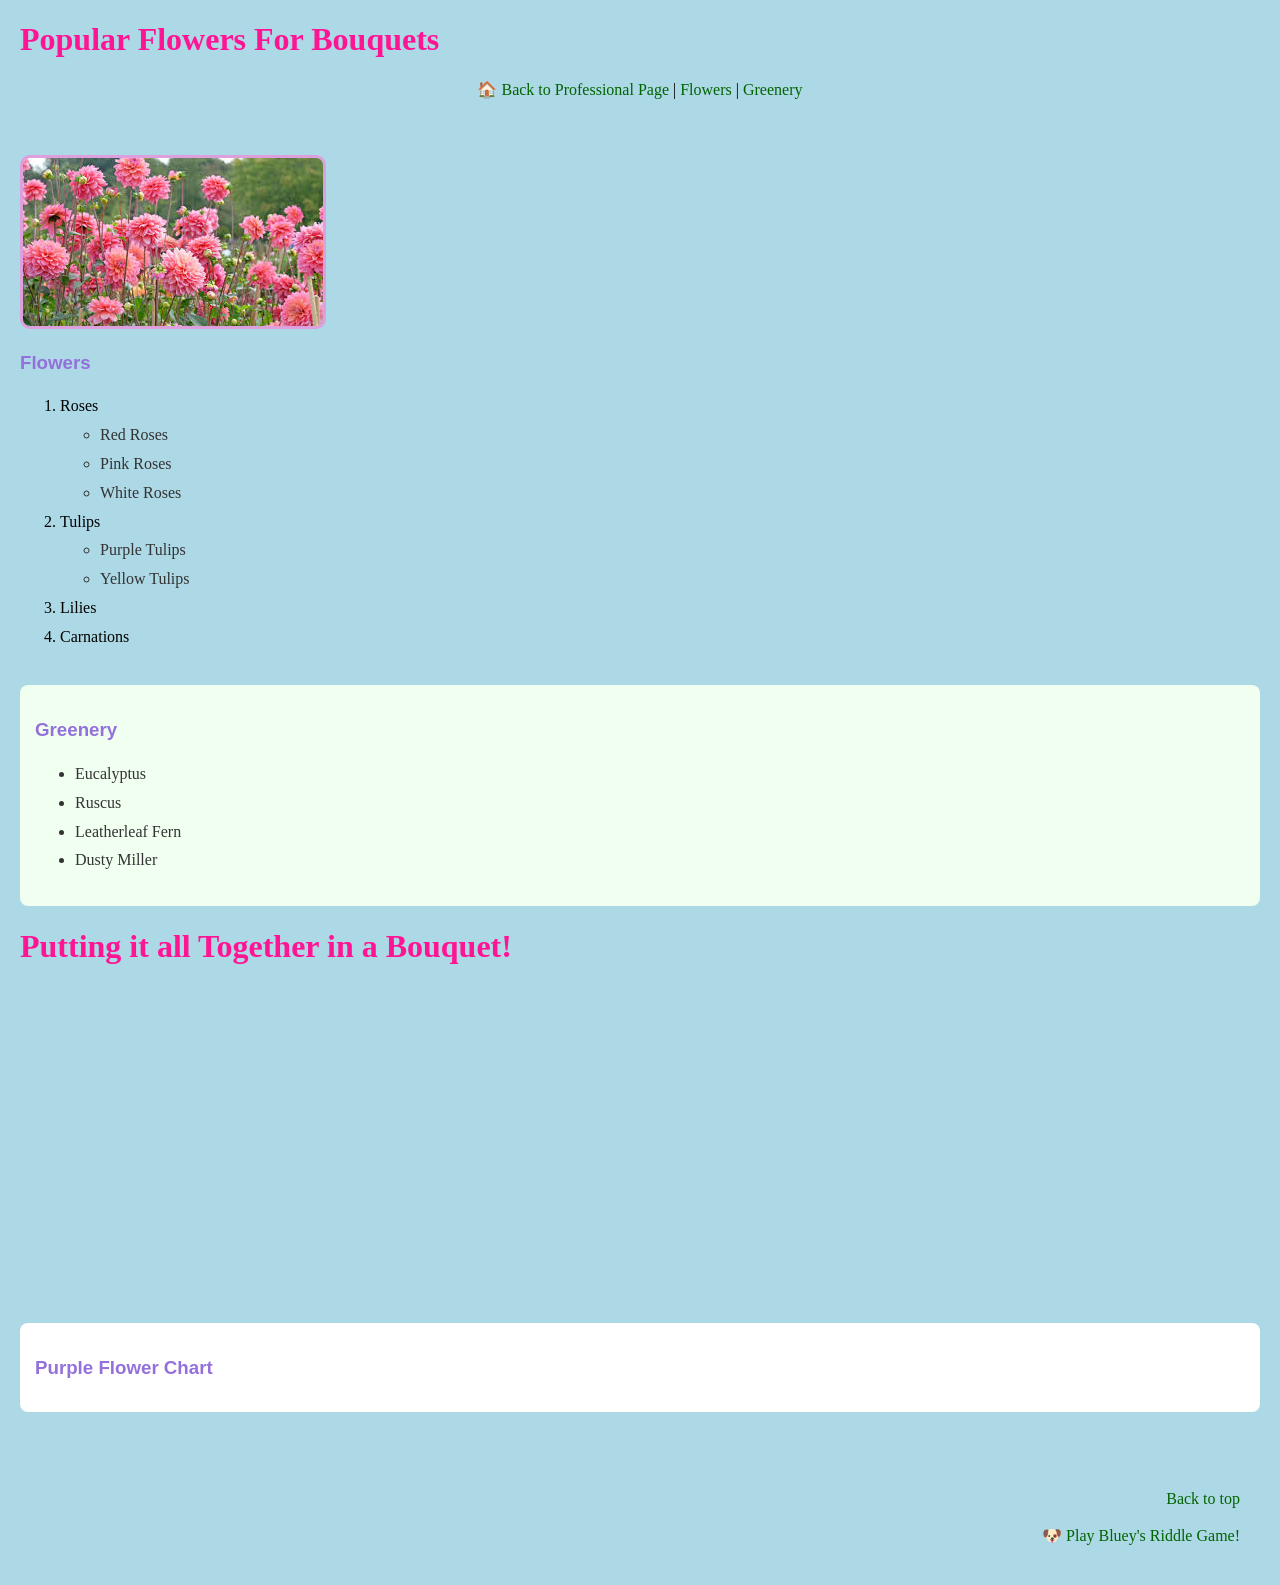
<file: index.html>
<!DOCTYPE html>
<html lang="en">
<head>
    <meta charset="UTF-8">
    <meta name="viewport" content="width=device-width, initial-scale=1.0">
    <title>Popular Flowers For Bouquets</title>
    <link rel="stylesheet" href="stylesscratch.css">
</head>
<body>

<style>
    body {
        background-color: lightblue;
    }

    h1 {
        color: deeppink;
        font-family: Georgia, serif;
    }

    h3 {
        color: mediumpurple;
    }

    a {
        color: darkgreen;
        text-decoration: none;
    }

    ol, ul {
        line-height: 1.8;
    }

    img {
        border-radius: 10px;
        border: 3px solid plum;
    }
</style>

<h1 id="top">Popular Flowers For Bouquets</h1>

<!-- Navigation -->
<div class="nav-links">
    <a href="professional.html">🏠 Back to Professional Page</a> |
    <a href="#flowers">Flowers</a> |
    <a href="#greenery">Greenery</a>
</div>

<br><br>
<img src="pinkflowers.jpeg" alt="Pink flowers">
<br>

<div class="flower-section">
    <h3 id="flowers">Flowers</h3>
    <!-- ✅ Ordered list with nested unordered lists -->
    <ol>
        <li>Roses
            <ul>
                <li>Red Roses</li>
                <li>Pink Roses</li>
                <li>White Roses</li>
            </ul>
        </li>
        <li>Tulips
            <ul>
                <li>Purple Tulips</li>
                <li>Yellow Tulips</li>
            </ul>
        </li>
        <li>Lilies</li>
        <li>Carnations</li>
    </ol>
</div>
<br>

<div class="greenery-section">
    <h3 id="greenery">Greenery</h3>
    <ul>
        <li>Eucalyptus</li>
        <li>Ruscus</li>
        <li>Leatherleaf Fern</li>
        <li>Dusty Miller</li>
    </ul>
</div>

<h1>Putting it all Together in a Bouquet!</h1>

<iframe 
  width="560" 
  height="315" 
  src="https://www.youtube.com/embed/ZqBsJv6k6Hw?si=VLO6TFeCZGTazXyk" 
  title="YouTube video player" 
  frameborder="0" 
  allowfullscreen>
</iframe>
<br><br>

<!-- Tableau Section -->
<div class="tableau-section">
  <h3>Purple Flower Chart</h3>
  <div class='tableauPlaceholder' id='viz1776830059471' style='position: relative'>
    <noscript>
      <a href='#'><img alt=' ' src='https://public.tableau.com/static/images/Fl/FlowersArt/Flowers/1_rss.png' style='border: none' /></a>
    </noscript>
    <object class='tableauViz' style='display:none;'>
      <param name='host_url' value='https%3A%2F%2Fpublic.tableau.com%2F' />
      <param name='embed_code_version' value='3' />
      <param name='site_root' value='' />
      <param name='name' value='FlowersArt&#47;Flowers' />
      <param name='tabs' value='yes' />
      <param name='toolbar' value='yes' />
      <param name='static_image' value='https://public.tableau.com/static/images/Fl/FlowersArt/Flowers/1.png' />
      <param name='animate_transition' value='yes' />
      <param name='display_static_image' value='yes' />
      <param name='display_spinner' value='yes' />
      <param name='display_overlay' value='yes' />
      <param name='display_count' value='yes' />
      <param name='language' value='en-US' />
    </object>
  </div>
  <script type='text/javascript'>
    var divElement = document.getElementById('viz1776830059471');
    var vizElement = divElement.getElementsByTagName('object')[0];
    vizElement.style.width='800px';
    vizElement.style.height='850px';
    var scriptElement = document.createElement('script');
    scriptElement.src = 'https://public.tableau.com/javascripts/api/viz_v1.js';
    vizElement.parentNode.insertBefore(scriptElement, vizElement);
  </script>
</div>

<br>
<div style="position: relative; text-align: right; margin-top: 40px; padding-bottom: 20px; padding-right: 20px;">
  <a href="#top">Back to top</a>
  <br><br>
  <a href="bluey-riddle-game.html">🐶 Play Bluey's Riddle Game!</a>
</div>
</body>
</html>
</file>
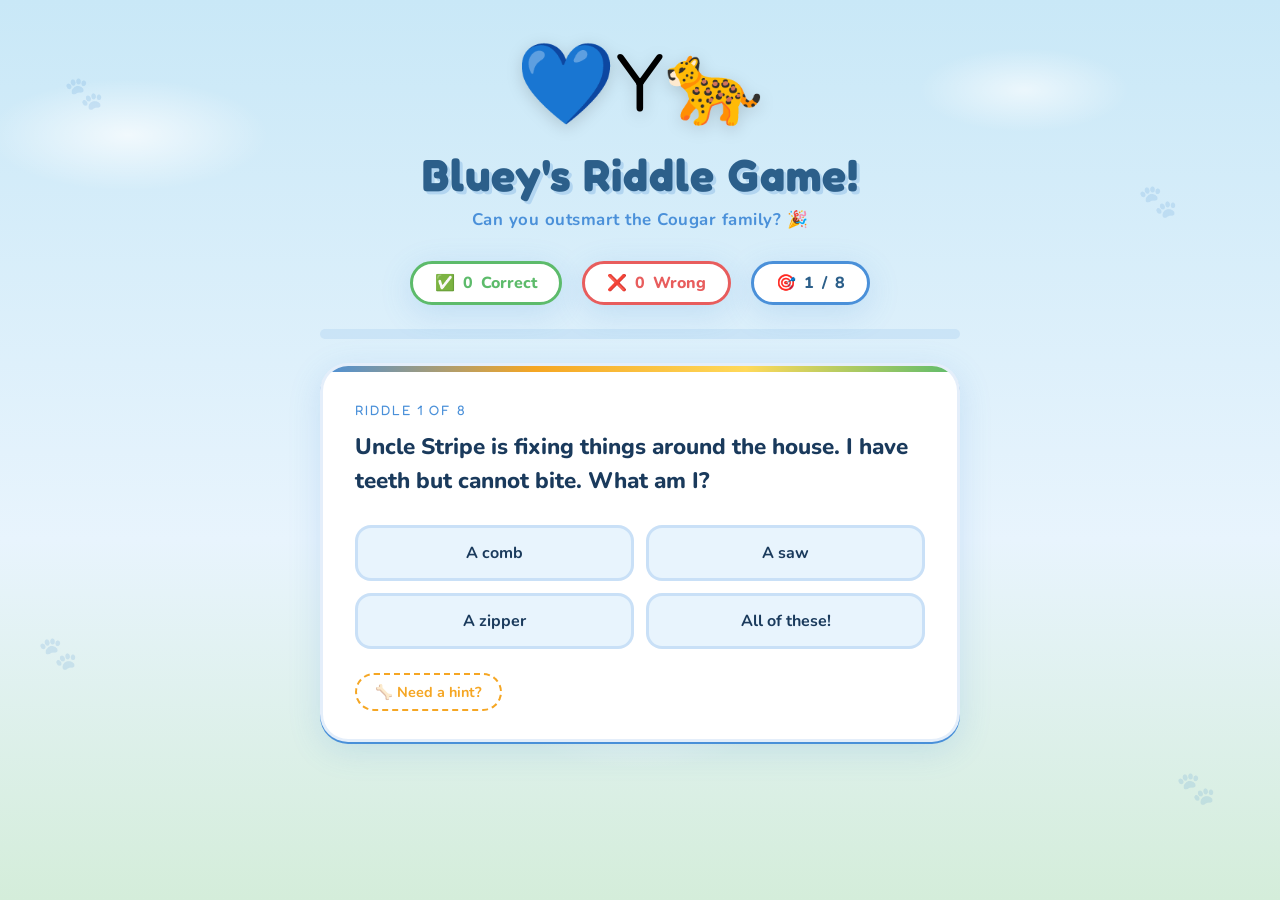
<file: bluey-riddle-game.html>
<!DOCTYPE html>
<html lang="en">
<head>
  <meta charset="UTF-8" />
  <meta name="viewport" content="width=device-width, initial-scale=1.0" />
  <title>Bluey's Riddle Game</title>
  <link href="https://fonts.googleapis.com/css2?family=Fredoka+One&family=Nunito:wght@400;600;700;800&display=swap" rel="stylesheet" />
  <style>
    :root {
      --blue: #4A90D9;
      --dark-blue: #2c5f8a;
      --orange: #F5A623;
      --yellow: #FFD95A;
      --green: #5DBB6B;
      --red: #E85D5D;
      --bg: #E8F4FD;
      --white: #ffffff;
      --shadow: 0 8px 32px rgba(74,144,217,0.18);
    }

    * { box-sizing: border-box; margin: 0; padding: 0; }

    body {
      font-family: 'Nunito', sans-serif;
      background: var(--bg);
      min-height: 100vh;
      overflow-x: hidden;
      position: relative;
    }

    /* Animated cloud background */
    body::before {
      content: '';
      position: fixed;
      top: 0; left: 0; right: 0; bottom: 0;
      background:
        radial-gradient(ellipse 200px 80px at 10% 15%, rgba(255,255,255,0.7) 0%, transparent 70%),
        radial-gradient(ellipse 150px 60px at 80% 10%, rgba(255,255,255,0.6) 0%, transparent 70%),
        radial-gradient(ellipse 180px 70px at 50% 80%, rgba(255,255,255,0.5) 0%, transparent 70%),
        linear-gradient(180deg, #c9e8f7 0%, #e8f4fd 60%, #d4edda 100%);
      z-index: -1;
    }

    /* Paw print decorations */
    .paw {
      position: fixed;
      font-size: 2rem;
      opacity: 0.12;
      animation: float 6s ease-in-out infinite;
      pointer-events: none;
      z-index: 0;
    }
    .paw:nth-child(1) { top: 8%; left: 5%; animation-delay: 0s; }
    .paw:nth-child(2) { top: 20%; right: 8%; animation-delay: 1s; }
    .paw:nth-child(3) { bottom: 25%; left: 3%; animation-delay: 2s; }
    .paw:nth-child(4) { bottom: 10%; right: 5%; animation-delay: 3s; }
    .paw:nth-child(5) { top: 50%; left: 50%; animation-delay: 1.5s; }

    @keyframes float {
      0%, 100% { transform: translateY(0) rotate(-5deg); }
      50% { transform: translateY(-15px) rotate(5deg); }
    }

    .container {
      max-width: 680px;
      margin: 0 auto;
      padding: 30px 20px 60px;
      position: relative;
      z-index: 1;
    }

    /* Header */
    .header {
      text-align: center;
      margin-bottom: 30px;
      animation: slideDown 0.6s ease;
    }

    @keyframes slideDown {
      from { opacity: 0; transform: translateY(-30px); }
      to { opacity: 1; transform: translateY(0); }
    }

    .bluey-emoji {
      font-size: 5rem;
      display: block;
      animation: bounce 2s ease-in-out infinite;
      filter: drop-shadow(0 4px 8px rgba(0,0,0,0.15));
    }

    @keyframes bounce {
      0%, 100% { transform: translateY(0); }
      50% { transform: translateY(-10px); }
    }

    h1 {
      font-family: 'Fredoka One', cursive;
      font-size: 2.8rem;
      color: var(--dark-blue);
      text-shadow: 3px 3px 0px rgba(74,144,217,0.25);
      letter-spacing: 1px;
      margin-top: 8px;
    }

    .subtitle {
      color: var(--blue);
      font-size: 1.05rem;
      font-weight: 700;
      margin-top: 6px;
      letter-spacing: 0.5px;
    }

    /* Score bar */
    .scorebar {
      display: flex;
      justify-content: center;
      gap: 20px;
      margin-bottom: 24px;
      animation: fadeIn 0.8s ease 0.3s both;
    }

    @keyframes fadeIn {
      from { opacity: 0; transform: translateY(10px); }
      to { opacity: 1; transform: translateY(0); }
    }

    .score-pill {
      background: var(--white);
      border-radius: 50px;
      padding: 8px 22px;
      font-weight: 800;
      font-size: 1rem;
      box-shadow: var(--shadow);
      display: flex;
      align-items: center;
      gap: 8px;
      border: 3px solid transparent;
    }
    .score-pill.correct { border-color: var(--green); color: var(--green); }
    .score-pill.wrong { border-color: var(--red); color: var(--red); }
    .score-pill.total { border-color: var(--blue); color: var(--dark-blue); }

    /* Riddle card */
    .card {
      background: var(--white);
      border-radius: 28px;
      padding: 36px 32px 28px;
      box-shadow: var(--shadow), 0 2px 0 var(--blue);
      border: 3px solid rgba(74,144,217,0.15);
      margin-bottom: 22px;
      animation: cardPop 0.5s cubic-bezier(0.34, 1.56, 0.64, 1);
      position: relative;
      overflow: hidden;
    }

    .card::before {
      content: '';
      position: absolute;
      top: 0; left: 0; right: 0;
      height: 6px;
      background: linear-gradient(90deg, var(--blue), var(--orange), var(--yellow), var(--green));
      border-radius: 28px 28px 0 0;
    }

    @keyframes cardPop {
      from { opacity: 0; transform: scale(0.85); }
      to { opacity: 1; transform: scale(1); }
    }

    .riddle-number {
      font-family: 'Fredoka One', cursive;
      font-size: 0.85rem;
      color: var(--blue);
      text-transform: uppercase;
      letter-spacing: 2px;
      margin-bottom: 12px;
    }

    .riddle-text {
      font-size: 1.4rem;
      font-weight: 800;
      color: #1a3a5c;
      line-height: 1.5;
      margin-bottom: 28px;
    }

    /* Answer options */
    .options {
      display: grid;
      grid-template-columns: 1fr 1fr;
      gap: 12px;
      margin-bottom: 10px;
    }

    .option-btn {
      background: var(--bg);
      border: 3px solid rgba(74,144,217,0.2);
      border-radius: 16px;
      padding: 14px 12px;
      font-family: 'Nunito', sans-serif;
      font-size: 1rem;
      font-weight: 700;
      color: #1a3a5c;
      cursor: pointer;
      transition: all 0.2s cubic-bezier(0.34, 1.56, 0.64, 1);
      text-align: center;
      position: relative;
      overflow: hidden;
    }

    .option-btn:hover:not(:disabled) {
      background: var(--blue);
      color: white;
      border-color: var(--blue);
      transform: scale(1.04) translateY(-2px);
      box-shadow: 0 6px 20px rgba(74,144,217,0.35);
    }

    .option-btn.correct-answer {
      background: var(--green) !important;
      border-color: var(--green) !important;
      color: white !important;
      animation: correctPop 0.4s cubic-bezier(0.34, 1.56, 0.64, 1);
    }

    .option-btn.wrong-answer {
      background: var(--red) !important;
      border-color: var(--red) !important;
      color: white !important;
      animation: shake 0.4s ease;
    }

    .option-btn.reveal-correct {
      background: rgba(93,187,107,0.15) !important;
      border-color: var(--green) !important;
      color: var(--green) !important;
    }

    @keyframes correctPop {
      0% { transform: scale(1); }
      50% { transform: scale(1.1); }
      100% { transform: scale(1); }
    }

    @keyframes shake {
      0%, 100% { transform: translateX(0); }
      25% { transform: translateX(-6px); }
      75% { transform: translateX(6px); }
    }

    option-btn:disabled { cursor: not-allowed; }

    /* Feedback */
    .feedback {
      text-align: center;
      font-size: 1.1rem;
      font-weight: 800;
      padding: 14px;
      border-radius: 14px;
      margin-top: 16px;
      display: none;
      animation: fadeIn 0.3s ease;
    }
    .feedback.show { display: block; }
    .feedback.correct { background: rgba(93,187,107,0.15); color: var(--green); }
    .feedback.wrong { background: rgba(232,93,93,0.12); color: var(--red); }

    .fun-fact {
      font-size: 0.9rem;
      font-weight: 600;
      color: #555;
      margin-top: 6px;
      font-style: italic;
    }

    /* Next button */
    .next-btn {
      display: block;
      width: 100%;
      background: linear-gradient(135deg, var(--blue), var(--dark-blue));
      color: white;
      border: none;
      border-radius: 50px;
      padding: 16px;
      font-family: 'Fredoka One', cursive;
      font-size: 1.3rem;
      letter-spacing: 1px;
      cursor: pointer;
      box-shadow: 0 6px 20px rgba(74,144,217,0.4);
      transition: all 0.2s ease;
      display: none;
      margin-top: 16px;
    }
    .next-btn:hover {
      transform: translateY(-3px);
      box-shadow: 0 10px 28px rgba(74,144,217,0.5);
    }
    .next-btn.show { display: block; }

    /* Progress bar */
    .progress-wrap {
      background: rgba(74,144,217,0.12);
      border-radius: 50px;
      height: 10px;
      margin-bottom: 24px;
      overflow: hidden;
    }
    .progress-bar {
      height: 100%;
      background: linear-gradient(90deg, var(--blue), var(--orange));
      border-radius: 50px;
      transition: width 0.5s ease;
    }

    /* End screen */
    .end-screen {
      text-align: center;
      background: var(--white);
      border-radius: 28px;
      padding: 48px 32px;
      box-shadow: var(--shadow);
      border: 3px solid rgba(74,144,217,0.15);
      display: none;
      animation: cardPop 0.5s cubic-bezier(0.34, 1.56, 0.64, 1);
    }
    .end-screen.show { display: block; }

    .end-emoji { font-size: 5rem; display: block; margin-bottom: 16px; }

    .end-title {
      font-family: 'Fredoka One', cursive;
      font-size: 2.2rem;
      color: var(--dark-blue);
      margin-bottom: 10px;
    }

    .end-score {
      font-size: 3.5rem;
      font-weight: 800;
      color: var(--blue);
      margin: 16px 0;
    }

    .end-msg {
      font-size: 1.1rem;
      font-weight: 700;
      color: #555;
      margin-bottom: 28px;
    }

    .restart-btn {
      background: linear-gradient(135deg, var(--orange), #e8880a);
      color: white;
      border: none;
      border-radius: 50px;
      padding: 16px 40px;
      font-family: 'Fredoka One', cursive;
      font-size: 1.3rem;
      cursor: pointer;
      box-shadow: 0 6px 20px rgba(245,166,35,0.45);
      transition: all 0.2s ease;
      letter-spacing: 1px;
    }
    .restart-btn:hover {
      transform: translateY(-3px);
      box-shadow: 0 10px 28px rgba(245,166,35,0.55);
    }

    .stars {
      font-size: 2rem;
      margin: 10px 0;
      letter-spacing: 4px;
    }

    /* Hint button */
    .hint-btn {
      background: none;
      border: 2px dashed var(--orange);
      color: var(--orange);
      border-radius: 50px;
      padding: 7px 18px;
      font-family: 'Nunito', sans-serif;
      font-weight: 700;
      font-size: 0.9rem;
      cursor: pointer;
      margin-top: 14px;
      transition: all 0.2s ease;
      display: inline-block;
    }
    .hint-btn:hover { background: var(--orange); color: white; }
    .hint-text {
      display: none;
      margin-top: 10px;
      background: rgba(245,166,35,0.1);
      border-radius: 12px;
      padding: 10px 14px;
      font-size: 0.92rem;
      font-weight: 700;
      color: #a06b00;
      border-left: 4px solid var(--orange);
    }
    .hint-text.show { display: block; animation: fadeIn 0.3s ease; }
  </style>
</head>
<body>

  <!-- Floating paws -->
  <div class="paw">🐾</div>
  <div class="paw">🐾</div>
  <div class="paw">🐾</div>
  <div class="paw">🐾</div>
  <div class="paw">🐾</div>

  <div class="container">
    <div class="header">
      <span class="bluey-emoji">💙Y🐆</span>
      <h1>Bluey's Riddle Game!</h1>
      <p class="subtitle">Can you outsmart the Cougar family? 🎉</p>
    </div>

    <div class="scorebar">
      <div class="score-pill correct">✅ <span id="correct-count">0</span> Correct</div>
      <div class="score-pill wrong">❌ <span id="wrong-count">0</span> Wrong</div>
      <div class="score-pill total">🎯 <span id="q-count">0</span> / <span id="q-total">0</span></div>
    </div>

    <div class="progress-wrap">
      <div class="progress-bar" id="progress-bar" style="width:0%"></div>
    </div>

    <!-- Riddle card -->
    <div class="card" id="riddle-card">
      <div class="riddle-number" id="riddle-number">Riddle 1</div>
      <div class="riddle-text" id="riddle-text"></div>
      <div class="options" id="options"></div>
      <button class="hint-btn" id="hint-btn" onclick="showHint()">🦴 Need a hint?</button>
      <div class="hint-text" id="hint-text"></div>
      <div class="feedback" id="feedback"></div>
      <button class="next-btn" id="next-btn" onclick="nextRiddle()">Next Riddle →</button>
    </div>

    <!-- End screen -->
    <div class="end-screen" id="end-screen">
      <span class="end-emoji" id="end-emoji">🏆</span>
      <div class="end-title" id="end-title">Game Over!</div>
      <div class="stars" id="stars"></div>
      <div class="end-score" id="end-score"></div>
      <div class="end-msg" id="end-msg"></div>
      <button class="restart-btn" onclick="restartGame()">🔄 Play Again!</button>
    </div>
  </div>

  <script>
    const riddles = [
      {
        question: "Bluey and Bingo are playing a game. I have hands but can't clap, a face but no eyes. What am I?",
        options: ["A mirror", "A clock", "A doll", "A book"],
        answer: 1,
        hint: "Bandit always checks me when he's late for work! Tick tock!",
        funFact: "Bluey loves playing 'What Time Is It, Mr Wolf?' — all about time! ⏰"
      },
      {
        question: "Dad Bandit loves to barbecue. I'm full of holes but still hold water. What am I?",
        options: ["A colander", "A bucket", "A sponge", "A net"],
        answer: 2,
        hint: "Mum Chilli uses me to clean the dishes after Dad's big BBQ mess!",
        funFact: "Bandit always makes a mess on the BBQ but the kids love it anyway! 🍖"
      },
      {
        question: "Bluey's favourite game needs imagination! The more you take, the more you leave behind. What am I?",
        options: ["Toys", "Footsteps", "Dreams", "Friends"],
        answer: 1,
        hint: "Every time Bluey runs around the backyard, she makes more of these!",
        funFact: "Bluey and Bingo love running around the backyard making all kinds of tracks! 👣"
      },
      {
        question: "Nana and Grandad visit the Heelers. I speak without a mouth and hear without ears. I have no body but I come alive with wind. What am I?",
        options: ["A ghost", "An echo", "The wind itself", "A radio"],
        answer: 1,
        hint: "When Bluey yells 'HELLO!' in the mountains, something yells it right back!",
        funFact: "The Heelers once went camping and discovered echoes in the hills! ⛰️"
      },
      {
        question: "Bluey is playing Magic Xylophone! I can be cracked, made, told, and played. What am I?",
        options: ["A joke", "An egg", "A song", "A game"],
        answer: 0,
        hint: "Bandit loves to tell these and make Bluey and Bingo groan and giggle!",
        funFact: "Bandit's dad jokes are legendary in the Heeler house! 😄"
      },
      {
        question: "Bingo loves to cook with Mum! I have cities but no houses, mountains but no trees, and water but no fish. What am I?",
        options: ["A painting", "A dream", "A map", "A puzzle"],
        answer: 2,
        hint: "The Heeler family uses me when they go on a road trip adventure!",
        funFact: "The Heelers love going on family road trips across Australia! 🗺️"
      },
      {
        question: "Bluey's teacher Calypso says: The more you share me, the more of me you have. What am I?",
        options: ["Money", "Food", "Knowledge", "Toys"],
        answer: 2,
        hint: "Bluey learns this at school every day from her amazing teacher!",
        funFact: "Calypso always helps the kids learn in the most magical ways! 📚"
      },
      {
        question: "Uncle Stripe is fixing things around the house. I have teeth but cannot bite. What am I?",
        options: ["A comb", "A saw", "A zipper", "All of these!"],
        answer: 3,
        hint: "Think of THREE things in your house that have teeth but never bite anyone!",
        funFact: "Uncle Stripe loves fixing things even when he probably shouldn't! 🔧"
      },
    ];

    let current = 0;
    let correctCount = 0;
    let wrongCount = 0;
    let answered = false;

    function shuffle(arr) {
      return [...arr].sort(() => Math.random() - 0.5);
    }

    const shuffled = shuffle(riddles);

    function loadRiddle() {
      const r = shuffled[current];
      answered = false;

      document.getElementById('riddle-number').textContent = `Riddle ${current + 1} of ${shuffled.length}`;
      document.getElementById('riddle-text').textContent = r.question;
      document.getElementById('q-count').textContent = current + 1;
      document.getElementById('q-total').textContent = shuffled.length;
      document.getElementById('progress-bar').style.width = `${(current / shuffled.length) * 100}%`;

      // Reset UI
      document.getElementById('feedback').className = 'feedback';
      document.getElementById('feedback').innerHTML = '';
      document.getElementById('next-btn').className = 'next-btn';
      document.getElementById('hint-text').className = 'hint-text';
      document.getElementById('hint-text').textContent = '';

      // Build options
      const optionsDiv = document.getElementById('options');
      optionsDiv.innerHTML = '';
      r.options.forEach((opt, i) => {
        const btn = document.createElement('button');
        btn.className = 'option-btn';
        btn.textContent = opt;
        btn.onclick = () => checkAnswer(i, btn);
        optionsDiv.appendChild(btn);
      });

      // Re-add hint button
      document.getElementById('hint-btn').style.display = 'inline-block';
    }

    function checkAnswer(index, btn) {
      if (answered) return;
      answered = true;

      const r = shuffled[current];
      const allBtns = document.querySelectorAll('.option-btn');
      allBtns.forEach(b => b.disabled = true);

      const feedback = document.getElementById('feedback');

      if (index === r.answer) {
        correctCount++;
        document.getElementById('correct-count').textContent = correctCount;
        btn.classList.add('correct-answer');
        feedback.className = 'feedback correct show';
        feedback.innerHTML = `🎉 Woohoo! That's right!<div class="fun-fact">${r.funFact}</div>`;
      } else {
        wrongCount++;
        document.getElementById('wrong-count').textContent = wrongCount;
        btn.classList.add('wrong-answer');
        allBtns[r.answer].classList.add('reveal-correct');
        feedback.className = 'feedback wrong show';
        feedback.innerHTML = `😅 Not quite! The answer was: <strong>${r.options[r.answer]}</strong><div class="fun-fact">${r.funFact}</div>`;
      }

      document.getElementById('hint-btn').style.display = 'none';

      const nextBtn = document.getElementById('next-btn');
      nextBtn.className = 'next-btn show';
      if (current === shuffled.length - 1) {
        nextBtn.textContent = '🏁 See My Score!';
      } else {
        nextBtn.textContent = 'Next Riddle →';
      }
    }

    function showHint() {
      const r = shuffled[current];
      const hintEl = document.getElementById('hint-text');
      hintEl.textContent = '🦴 Hint: ' + r.hint;
      hintEl.className = 'hint-text show';
      document.getElementById('hint-btn').style.display = 'none';
    }

    function nextRiddle() {
      current++;
      if (current >= shuffled.length) {
        showEndScreen();
      } else {
        document.getElementById('riddle-card').style.animation = 'none';
        document.getElementById('riddle-card').offsetHeight;
        document.getElementById('riddle-card').style.animation = 'cardPop 0.5s cubic-bezier(0.34, 1.56, 0.64, 1)';
        loadRiddle();
      }
    }

    function showEndScreen() {
      document.getElementById('riddle-card').style.display = 'none';
      document.getElementById('progress-bar').style.width = '100%';

      const pct = correctCount / shuffled.length;
      let emoji, title, msg, stars;

      if (pct === 1) {
        emoji = '🏆'; title = 'Perfect Score!'; stars = '⭐⭐⭐⭐⭐';
        msg = "You're as clever as Bluey herself! Bandit would be SO proud! 🐶";
      } else if (pct >= 0.75) {
        emoji = '🎉'; title = 'Brilliant Job!'; stars = '⭐⭐⭐⭐';
        msg = "Bingo says that's amazing! You're a true Heeler friend! 🌟";
      } else if (pct >= 0.5) {
        emoji = '😊'; title = 'Good Effort!'; stars = '⭐⭐⭐';
        msg = "Not bad! Mum Chilli says keep practising and you'll get there! 💪";
      } else {
        emoji = '🐾'; title = 'Keep Playing!'; stars = '⭐⭐';
        msg = "Even Bluey needed practice! Try again and beat your score! 🔄";
      }

      document.getElementById('end-emoji').textContent = emoji;
      document.getElementById('end-title').textContent = title;
      document.getElementById('stars').textContent = stars;
      document.getElementById('end-score').textContent = `${correctCount} / ${shuffled.length}`;
      document.getElementById('end-msg').textContent = msg;

      const endScreen = document.getElementById('end-screen');
      endScreen.className = 'end-screen show';
    }

    function restartGame() {
      current = 0;
      correctCount = 0;
      wrongCount = 0;
      document.getElementById('correct-count').textContent = 0;
      document.getElementById('wrong-count').textContent = 0;
      shuffled.sort(() => Math.random() - 0.5);
      document.getElementById('end-screen').className = 'end-screen';
      document.getElementById('riddle-card').style.display = 'block';
      loadRiddle();
    }

    // Init
    loadRiddle();
  </script>
</body>
</html>
</file>
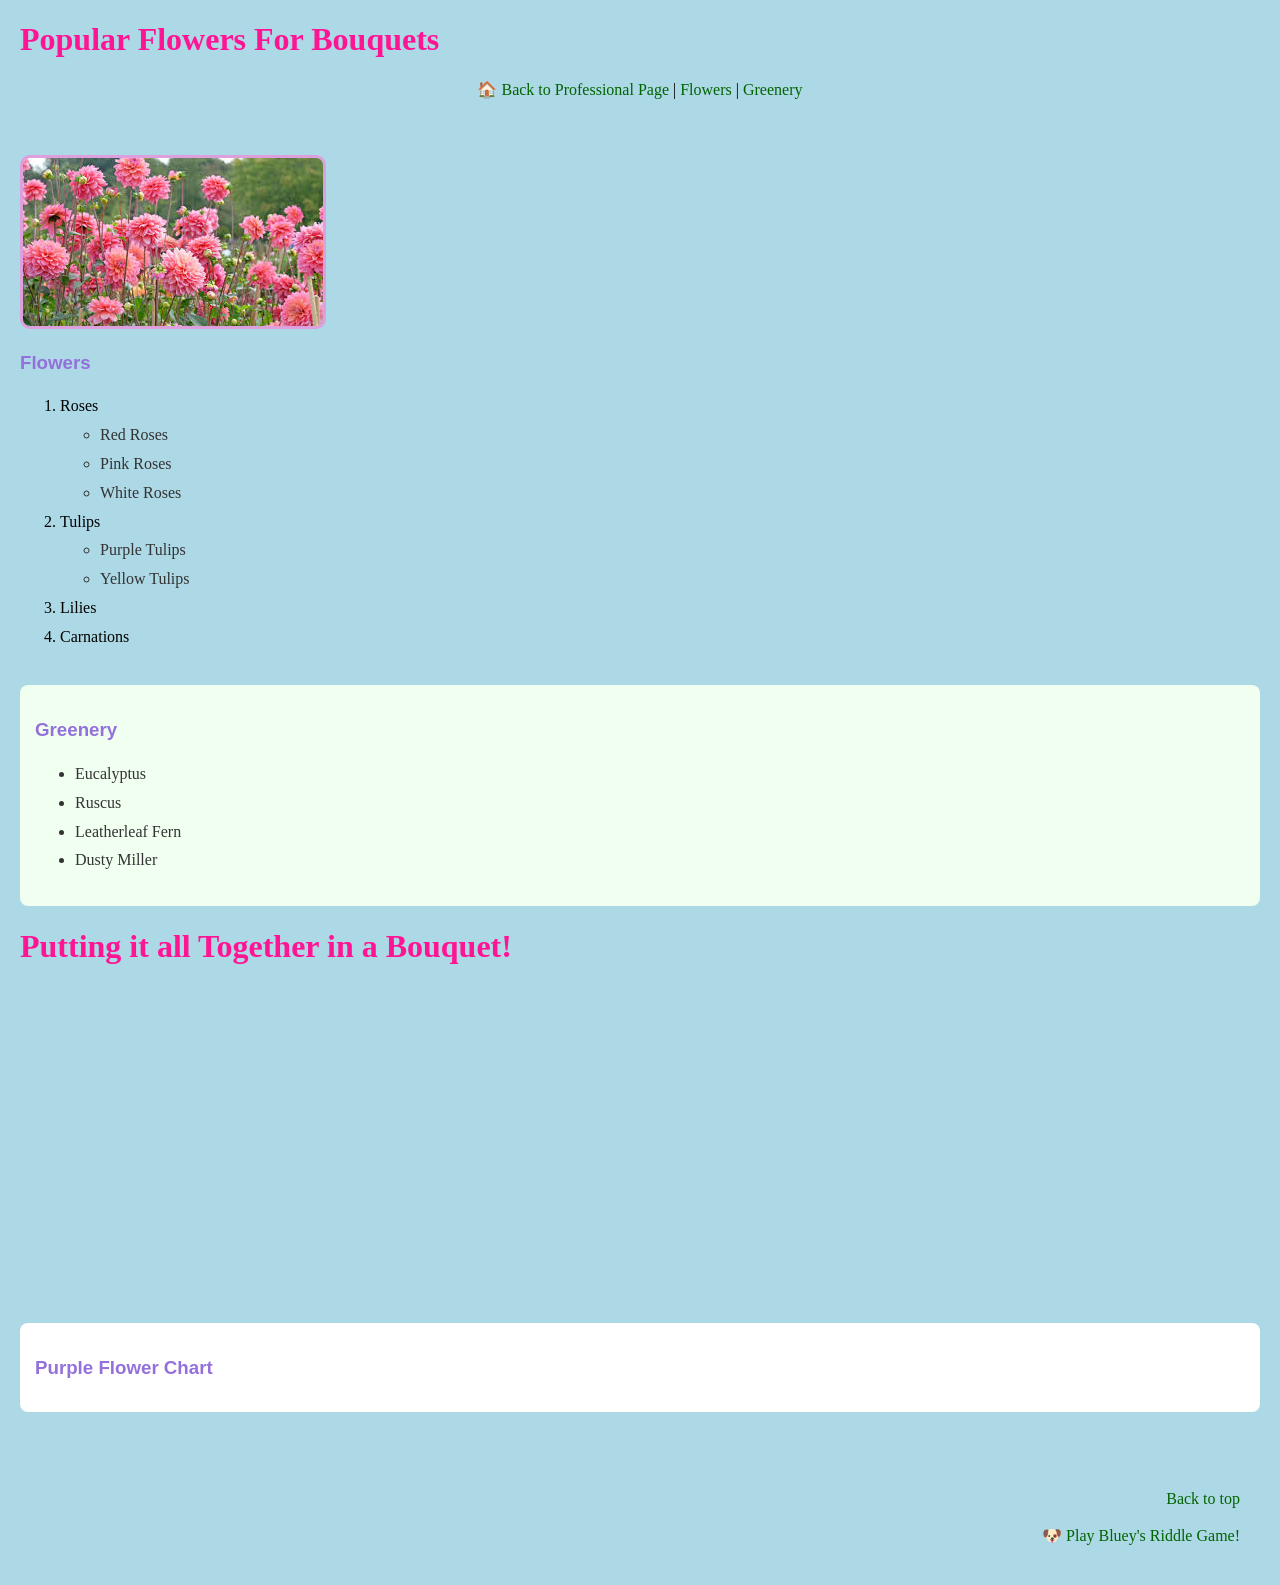
<file: fromscratch.html>
<!DOCTYPE html>
<html lang="en">
<head>
    <meta charset="UTF-8">
    <meta name="viewport" content="width=device-width, initial-scale=1.0">
    <title>Popular Flowers For Bouquets</title>
    <link rel="stylesheet" href="stylesscratch.css">
</head>
<body>

<style>
    body {
        background-color: lightblue;
    }

    h1 {
        color: deeppink;
        font-family: Georgia, serif;
    }

    h3 {
        color: mediumpurple;
    }

    a {
        color: darkgreen;
        text-decoration: none;
    }

    ol, ul {
        line-height: 1.8;
    }

    img {
        border-radius: 10px;
        border: 3px solid plum;
    }
</style>

<h1 id="top">Popular Flowers For Bouquets</h1>

<!-- Navigation -->
<div class="nav-links">
    <a href="index.html">🏠 Back to Professional Page</a> |
    <a href="#flowers">Flowers</a> |
    <a href="#greenery">Greenery</a>
</div>

<br><br>
<img src="pinkflowers.jpeg" alt="Pink flowers">
<br>

<div class="flower-section">
    <h3 id="flowers">Flowers</h3>
    <!-- ✅ Ordered list with nested unordered lists -->
    <ol>
        <li>Roses
            <ul>
                <li>Red Roses</li>
                <li>Pink Roses</li>
                <li>White Roses</li>
            </ul>
        </li>
        <li>Tulips
            <ul>
                <li>Purple Tulips</li>
                <li>Yellow Tulips</li>
            </ul>
        </li>
        <li>Lilies</li>
        <li>Carnations</li>
    </ol>
</div>
<br>

<div class="greenery-section">
    <h3 id="greenery">Greenery</h3>
    <ul>
        <li>Eucalyptus</li>
        <li>Ruscus</li>
        <li>Leatherleaf Fern</li>
        <li>Dusty Miller</li>
    </ul>
</div>

<h1>Putting it all Together in a Bouquet!</h1>

<iframe 
  width="560" 
  height="315" 
  src="https://www.youtube.com/embed/ZqBsJv6k6Hw?si=VLO6TFeCZGTazXyk" 
  title="YouTube video player" 
  frameborder="0" 
  allowfullscreen>
</iframe>
<br><br>

<!-- Tableau Section -->
<div class="tableau-section">
  <h3>Purple Flower Chart</h3>
  <div class='tableauPlaceholder' id='viz1776830059471' style='position: relative'>
    <noscript>
      <a href='#'><img alt=' ' src='https://public.tableau.com/static/images/Fl/FlowersArt/Flowers/1_rss.png' style='border: none' /></a>
    </noscript>
    <object class='tableauViz' style='display:none;'>
      <param name='host_url' value='https%3A%2F%2Fpublic.tableau.com%2F' />
      <param name='embed_code_version' value='3' />
      <param name='site_root' value='' />
      <param name='name' value='FlowersArt&#47;Flowers' />
      <param name='tabs' value='yes' />
      <param name='toolbar' value='yes' />
      <param name='static_image' value='https://public.tableau.com/static/images/Fl/FlowersArt/Flowers/1.png' />
      <param name='animate_transition' value='yes' />
      <param name='display_static_image' value='yes' />
      <param name='display_spinner' value='yes' />
      <param name='display_overlay' value='yes' />
      <param name='display_count' value='yes' />
      <param name='language' value='en-US' />
    </object>
  </div>
  <script type='text/javascript'>
    var divElement = document.getElementById('viz1776830059471');
    var vizElement = divElement.getElementsByTagName('object')[0];
    vizElement.style.width='800px';
    vizElement.style.height='850px';
    var scriptElement = document.createElement('script');
    scriptElement.src = 'https://public.tableau.com/javascripts/api/viz_v1.js';
    vizElement.parentNode.insertBefore(scriptElement, vizElement);
  </script>
</div>

<br>
<div style="position: relative; text-align: right; margin-top: 40px; padding-bottom: 20px; padding-right: 20px;">
  <a href="#top">Back to top</a>
  <br><br>
  <a href="bluey-riddle-game.html">🐶 Play Bluey's Riddle Game!</a>
</div>
</body>
</html>
</file>
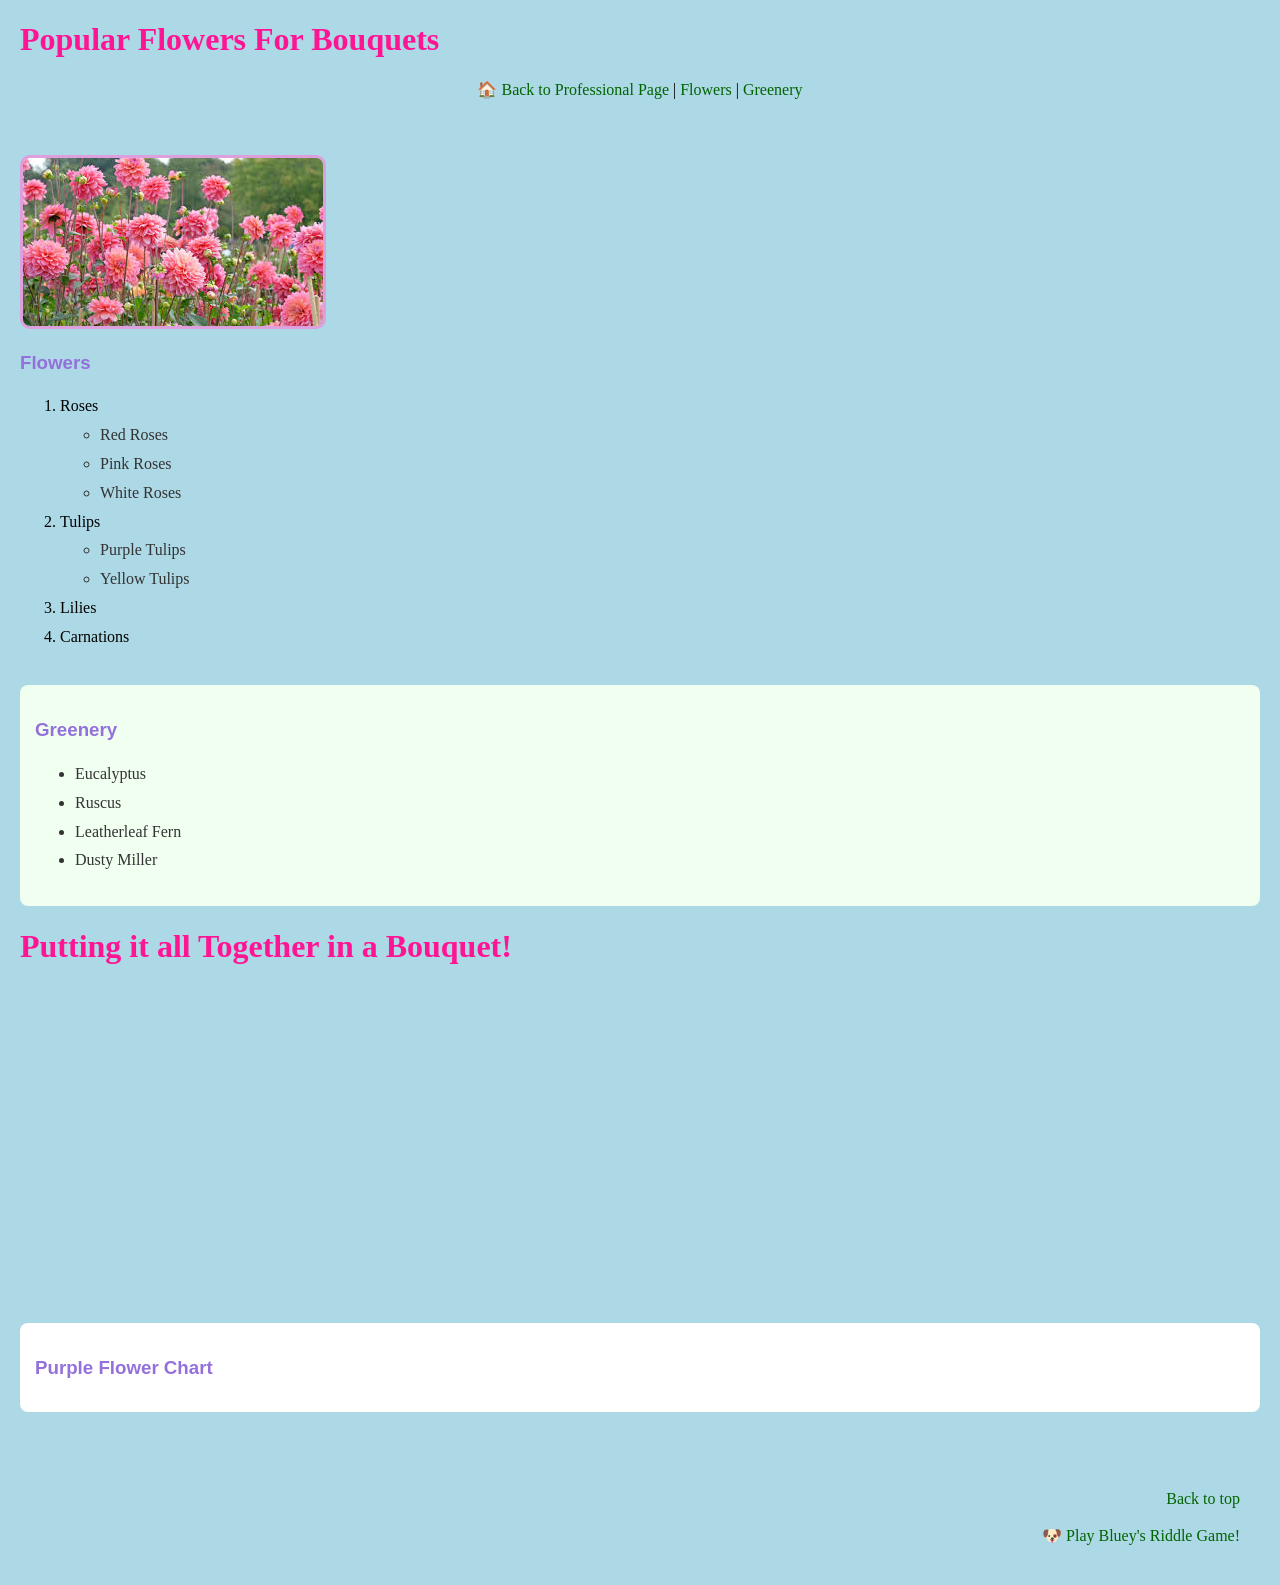
<file: indexx.html>
<!DOCTYPE html>
<html lang="en">
<head>
    <meta charset="UTF-8">
    <meta name="viewport" content="width=device-width, initial-scale=1.0">
    <title>Popular Flowers For Bouquets</title>
    <link rel="stylesheet" href="stylesscratch.css">
</head>
<body>

<style>
    body {
        background-color: lightblue;
    }

    h1 {
        color: deeppink;
        font-family: Georgia, serif;
    }

    h3 {
        color: mediumpurple;
    }

    a {
        color: darkgreen;
        text-decoration: none;
    }

    ol, ul {
        line-height: 1.8;
    }

    img {
        border-radius: 10px;
        border: 3px solid plum;
    }
</style>

<h1 id="top">Popular Flowers For Bouquets</h1>

<!-- Navigation -->
<div class="nav-links">
    <a href="index.html">🏠 Back to Professional Page</a> |
    <a href="#flowers">Flowers</a> |
    <a href="#greenery">Greenery</a>
</div>

<br><br>
<img src="pinkflowers.jpeg" alt="Pink flowers">
<br>

<div class="flower-section">
    <h3 id="flowers">Flowers</h3>
    <!-- ✅ Ordered list with nested unordered lists -->
    <ol>
        <li>Roses
            <ul>
                <li>Red Roses</li>
                <li>Pink Roses</li>
                <li>White Roses</li>
            </ul>
        </li>
        <li>Tulips
            <ul>
                <li>Purple Tulips</li>
                <li>Yellow Tulips</li>
            </ul>
        </li>
        <li>Lilies</li>
        <li>Carnations</li>
    </ol>
</div>
<br>

<div class="greenery-section">
    <h3 id="greenery">Greenery</h3>
    <ul>
        <li>Eucalyptus</li>
        <li>Ruscus</li>
        <li>Leatherleaf Fern</li>
        <li>Dusty Miller</li>
    </ul>
</div>

<h1>Putting it all Together in a Bouquet!</h1>

<iframe 
  width="560" 
  height="315" 
  src="https://www.youtube.com/embed/ZqBsJv6k6Hw?si=VLO6TFeCZGTazXyk" 
  title="YouTube video player" 
  frameborder="0" 
  allowfullscreen>
</iframe>
<br><br>

<!-- Tableau Section -->
<div class="tableau-section">
  <h3>Purple Flower Chart</h3>
  <div class='tableauPlaceholder' id='viz1776830059471' style='position: relative'>
    <noscript>
      <a href='#'><img alt=' ' src='https://public.tableau.com/static/images/Fl/FlowersArt/Flowers/1_rss.png' style='border: none' /></a>
    </noscript>
    <object class='tableauViz' style='display:none;'>
      <param name='host_url' value='https%3A%2F%2Fpublic.tableau.com%2F' />
      <param name='embed_code_version' value='3' />
      <param name='site_root' value='' />
      <param name='name' value='FlowersArt&#47;Flowers' />
      <param name='tabs' value='yes' />
      <param name='toolbar' value='yes' />
      <param name='static_image' value='https://public.tableau.com/static/images/Fl/FlowersArt/Flowers/1.png' />
      <param name='animate_transition' value='yes' />
      <param name='display_static_image' value='yes' />
      <param name='display_spinner' value='yes' />
      <param name='display_overlay' value='yes' />
      <param name='display_count' value='yes' />
      <param name='language' value='en-US' />
    </object>
  </div>
  <script type='text/javascript'>
    var divElement = document.getElementById('viz1776830059471');
    var vizElement = divElement.getElementsByTagName('object')[0];
    vizElement.style.width='800px';
    vizElement.style.height='850px';
    var scriptElement = document.createElement('script');
    scriptElement.src = 'https://public.tableau.com/javascripts/api/viz_v1.js';
    vizElement.parentNode.insertBefore(scriptElement, vizElement);
  </script>
</div>

<br>
<div style="position: relative; text-align: right; margin-top: 40px; padding-bottom: 20px; padding-right: 20px;">
  <a href="#top">Back to top</a>
  <br><br>
  <a href="bluey-riddle-game.html">🐶 Play Bluey's Riddle Game!</a>
</div>
</body>
</html>
</file>
<file: stylesscratch.css>
/* styles.css */

body {
  background-color: lightblue;
  font-family: Georgia, serif;
  margin: 20px;
}

h2 {
  color: darkgreen;
  font-family: Arial, sans-serif;
  text-align: center;
}
h3 {
  color: mediumvioletred;
  font-family: Arial, sans-serif;
}

ul {
  color: #333333;
  font-family: Georgia, serif;
  line-height: 1.8;
}

.nav-links {
  text-align: center;
  margin-bottom: 20px;
}

.flowers-section {
  background-color: white;
  padding: 15px;
  border-radius: 8px;
  margin-bottom: 20px;
}

.greenery-section {
  background-color: #f0fff0;
  padding: 15px;
  border-radius: 8px;
  margin-bottom: 20px;
}

.tableau-section{
  background-color:white;
  padding: 15px;
  border-radius: 8px;
  margin-bottom: 20px;
}
</file>
